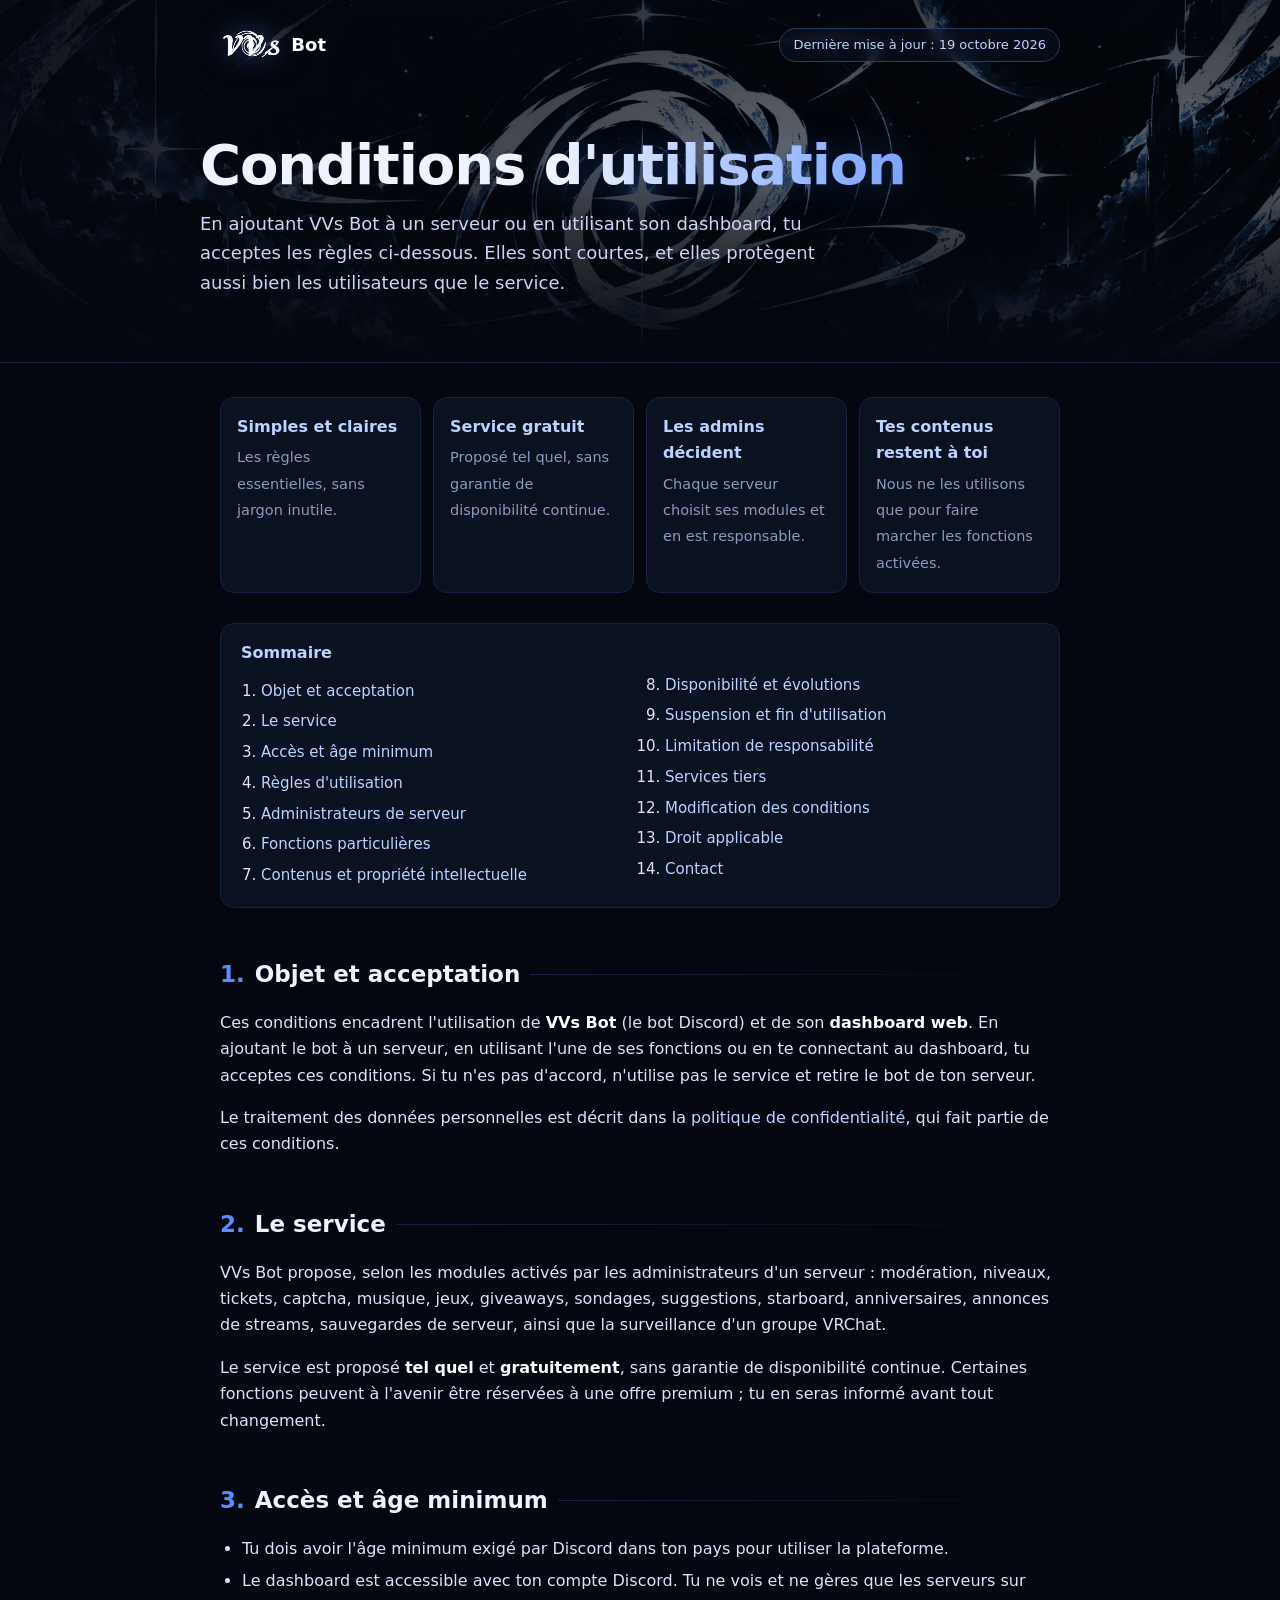
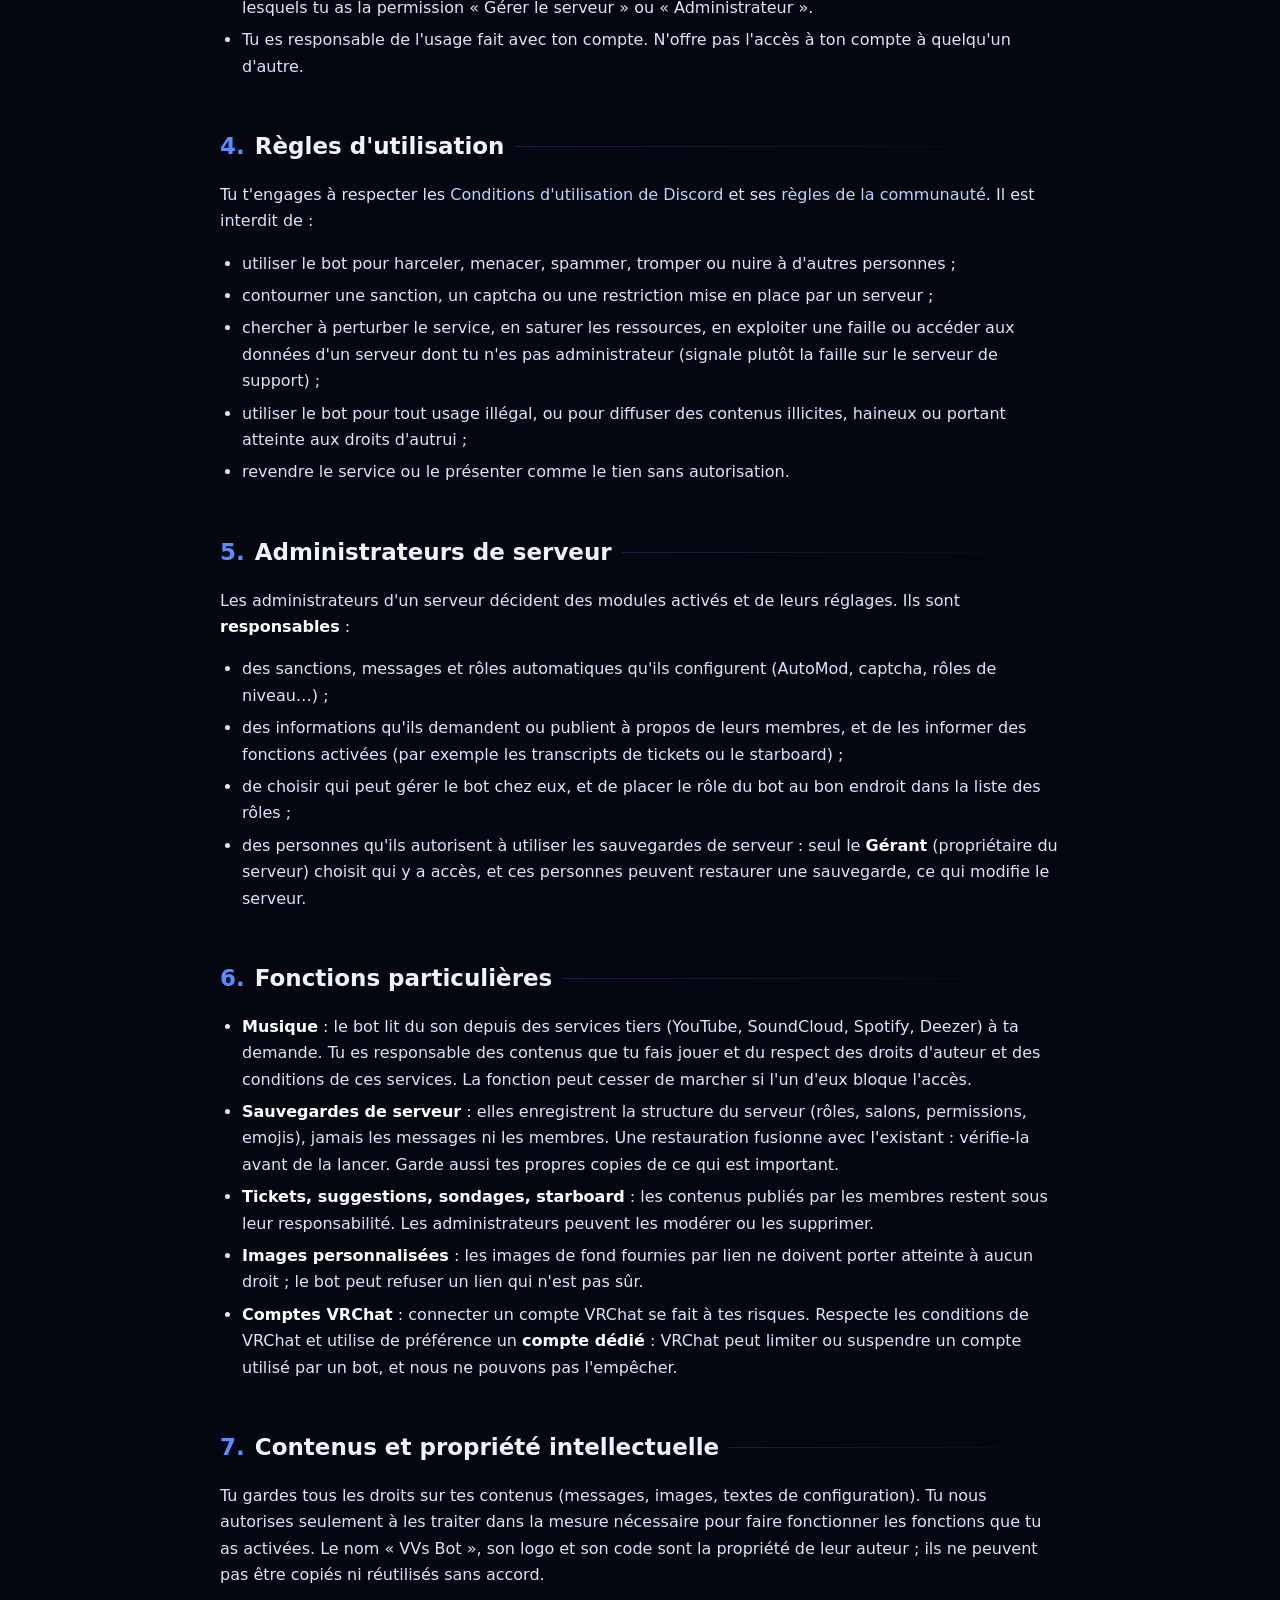
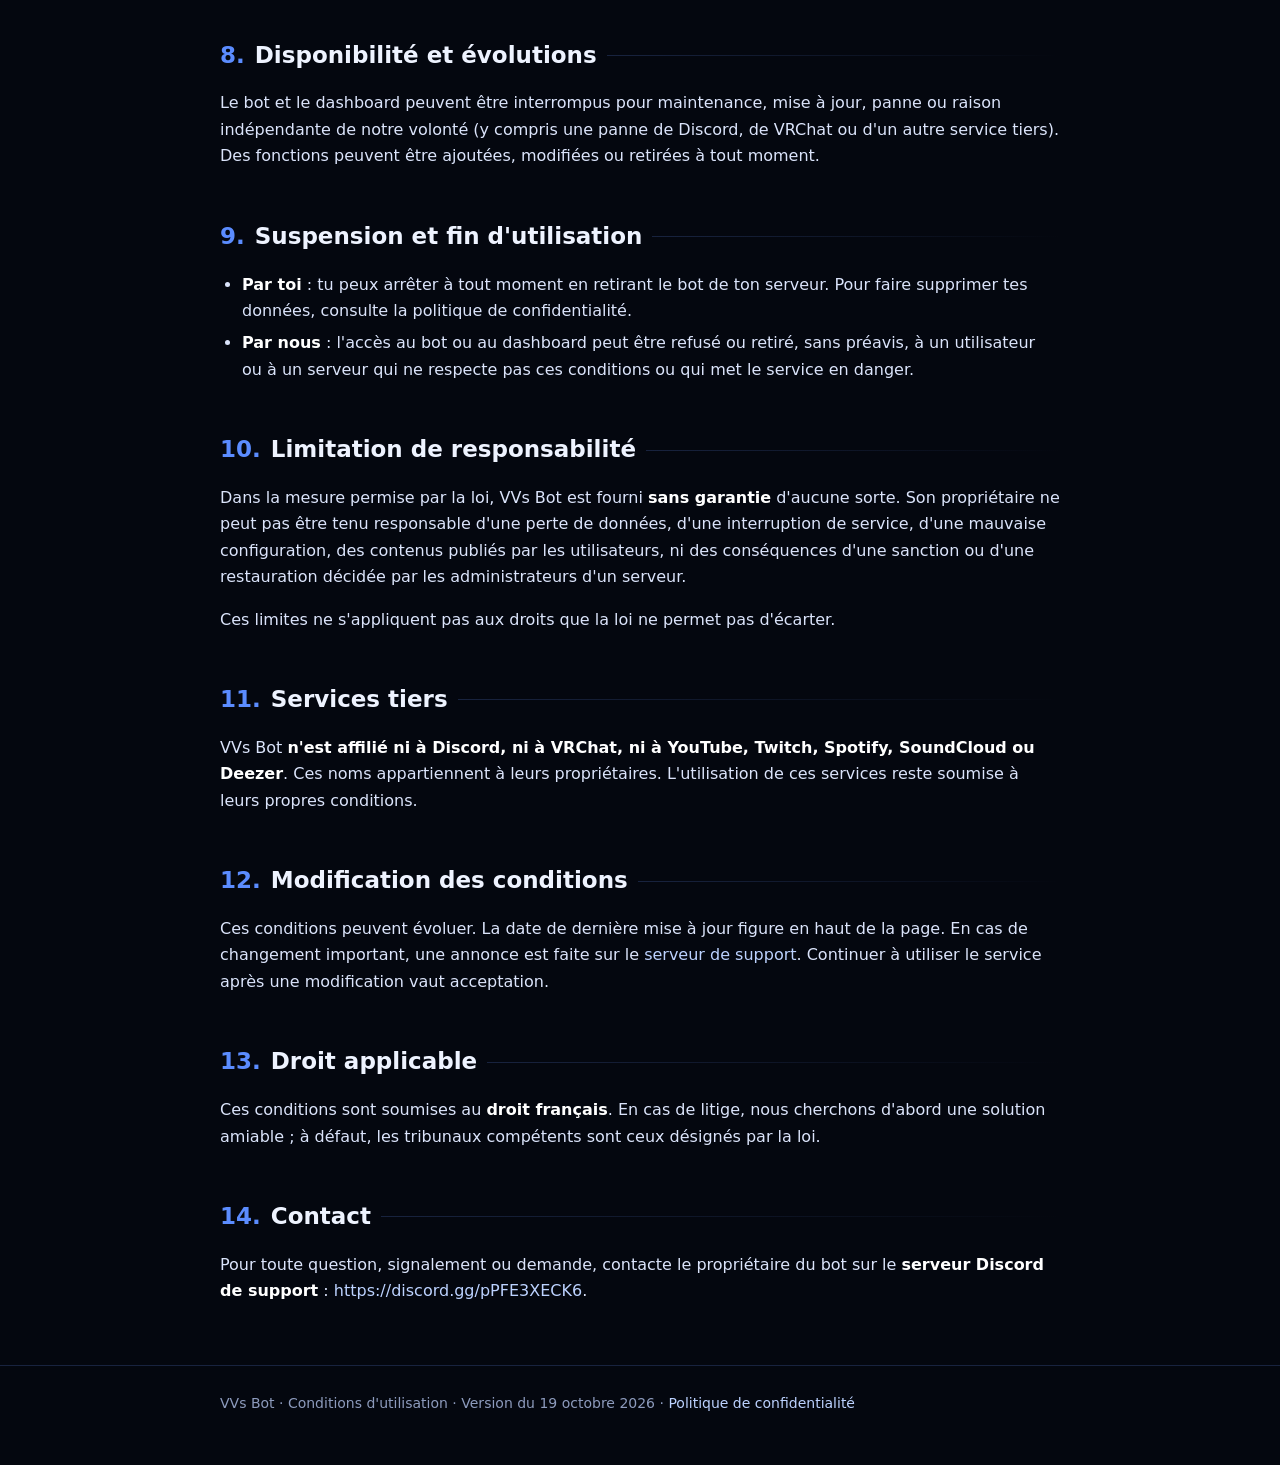
<file: index.html>
<!doctype html>
<html lang="fr">
<head>
<meta charset="utf-8">
<meta name="viewport" content="width=device-width,initial-scale=1">
<title>Conditions d'utilisation — VVs Bot</title>
<meta name="description" content="Les règles d'utilisation de VVs Bot et de son dashboard : service, règles, responsabilités, données et contact.">
<meta name="theme-color" content="#04070f">
<link rel="icon" type="image/png" href="favicon.png">
<style>
:root{--bg:#04070f;--panel:#0a1120;--panel2:#0f1830;--line:#18233f;--text:#eef3ff;--muted:#8d9bbd;--blue:#5b8cff;--cyan:#bcd2ff}
*{box-sizing:border-box}
html{scroll-behavior:smooth}
body{margin:0;background:var(--bg);color:var(--text);font:16px/1.65 Inter,system-ui,-apple-system,"Segoe UI",Roboto,sans-serif}
a{color:var(--cyan);text-decoration:none}a:hover{color:#fff;text-decoration:underline}
.wrap{max-width:880px;margin:0 auto;padding:0 20px}
/* bandeau : l'image du thème VVs, fondue vers le fond noir */
.hero{position:relative;overflow:hidden;border-bottom:1px solid var(--line)}
.hero::before{content:'';position:absolute;inset:0;background:url(banner.webp) center 40%/cover no-repeat;opacity:.55}
.hero::after{content:'';position:absolute;inset:0;background:linear-gradient(180deg,#04070f99 0%,#04070f55 40%,var(--bg) 100%),linear-gradient(90deg,#04070fcc 0%,transparent 60%)}
.hero>*{position:relative;z-index:1}
header{padding:22px 0}
header .wrap{display:flex;align-items:center;justify-content:space-between;gap:16px;flex-wrap:wrap}
.logo{display:flex;align-items:center;gap:10px;color:#fff;font-weight:700;font-size:18px}.logo img{height:46px;width:auto;display:block;filter:drop-shadow(0 0 14px #5b8cff88)}
.pill{display:inline-block;padding:5px 13px;border-radius:99px;border:1px solid #2b3b63;background:#0a112099;color:var(--cyan);font-size:13px;backdrop-filter:blur(6px)}
.hero-body{padding:46px 0 64px}
h1{font-size:clamp(34px,6vw,56px);line-height:1.05;margin:0 0 14px;letter-spacing:-.02em}
h1 em{font-style:normal;background:linear-gradient(90deg,#fff,#7fa6ff);-webkit-background-clip:text;background-clip:text;color:transparent;text-shadow:0 0 40px #5b8cff55}
.lead{color:#c9d5f2;font-size:18px;max-width:640px;margin:0}
.summary{display:grid;grid-template-columns:repeat(auto-fit,minmax(200px,1fr));gap:12px;margin:34px 0 30px}
.summary div{background:var(--panel);border:1px solid var(--line);border-radius:14px;padding:16px;transition:border-color .2s,transform .2s}
.summary div:hover{border-color:var(--blue);transform:translateY(-2px)}
.summary b{display:block;color:var(--cyan);margin-bottom:4px}.summary span{color:var(--muted);font-size:14.5px}
nav.toc{background:var(--panel);border:1px solid var(--line);border-radius:14px;padding:16px 20px;margin-bottom:12px}
nav.toc b{display:block;margin-bottom:6px;color:var(--cyan)}nav.toc ol{margin:0;padding-left:20px;columns:2;column-gap:30px;font-size:15px}
@media(max-width:640px){nav.toc ol{columns:1}}
h2{font-size:23px;margin:42px 0 8px;padding-top:6px;scroll-margin-top:14px;display:flex;align-items:baseline;gap:10px}
h2 span{color:var(--blue);font-weight:800}
h2::after{content:'';flex:1;height:1px;background:linear-gradient(90deg,var(--line),transparent);align-self:center}
p,li{color:#dbe4fb}ul{padding-left:22px}li{margin:6px 0}
b{color:#fff}
table{width:100%;border-collapse:collapse;margin:14px 0;background:var(--panel);border:1px solid var(--line);border-radius:12px;overflow:hidden;font-size:15px}
th,td{padding:11px 14px;text-align:left;vertical-align:top;border-bottom:1px solid var(--line)}
th{color:var(--cyan);font-size:13px;text-transform:uppercase;letter-spacing:.06em;background:var(--panel2)}tr:last-child td{border-bottom:0}
td:first-child{color:#fff;font-weight:600;white-space:nowrap}
@media(max-width:640px){td:first-child{white-space:normal}}
.note{background:#5b8cff14;border:1px solid #5b8cff66;border-radius:12px;padding:14px 16px;margin:16px 0}
footer{margin-top:60px;padding:26px 0 50px;border-top:1px solid var(--line);color:var(--muted);font-size:14px}
</style>
</head>
<body>
<div class="hero">
<header><div class="wrap"><a class="logo" href="#"><img src="logo.png" alt="VVs"><span>Bot</span></a><span class="pill">Dernière mise à jour : 19 octobre 2026</span></div></header>
<div class="wrap hero-body">
<h1>Conditions <em>d'utilisation</em></h1>
<p class="lead">En ajoutant VVs Bot à un serveur ou en utilisant son dashboard, tu acceptes les règles ci-dessous. Elles sont courtes, et elles protègent aussi bien les utilisateurs que le service.</p>
</div></div>
<main class="wrap">
<div class="summary">
<div><b>Simples et claires</b><span>Les règles essentielles, sans jargon inutile.</span></div>
<div><b>Service gratuit</b><span>Proposé tel quel, sans garantie de disponibilité continue.</span></div>
<div><b>Les admins décident</b><span>Chaque serveur choisit ses modules et en est responsable.</span></div>
<div><b>Tes contenus restent à toi</b><span>Nous ne les utilisons que pour faire marcher les fonctions activées.</span></div>
</div>

<nav class="toc"><b>Sommaire</b><ol>
<li><a href="#objet">Objet et acceptation</a></li>
<li><a href="#service">Le service</a></li>
<li><a href="#acces">Accès et âge minimum</a></li>
<li><a href="#regles">Règles d'utilisation</a></li>
<li><a href="#admins">Administrateurs de serveur</a></li>
<li><a href="#fonctions">Fonctions particulières</a></li>
<li><a href="#contenus">Contenus et propriété intellectuelle</a></li>
<li><a href="#dispo">Disponibilité et évolutions</a></li>
<li><a href="#suspension">Suspension et fin d'utilisation</a></li>
<li><a href="#responsabilite">Limitation de responsabilité</a></li>
<li><a href="#tiers">Services tiers</a></li>
<li><a href="#modifs">Modification des conditions</a></li>
<li><a href="#droit">Droit applicable</a></li>
<li><a href="#contact">Contact</a></li>
</ol></nav>

<h2 id="objet"><span>1.</span> Objet et acceptation</h2>
<p>Ces conditions encadrent l'utilisation de <b>VVs Bot</b> (le bot Discord) et de son <b>dashboard web</b>. En ajoutant le bot à un serveur, en utilisant l'une de ses fonctions ou en te connectant au dashboard, tu acceptes ces conditions. Si tu n'es pas d'accord, n'utilise pas le service et retire le bot de ton serveur.</p>
<p>Le traitement des données personnelles est décrit dans la <a href="https://comete448.github.io/Politique-de-confidentialit-VVs-bot/" rel="noopener">politique de confidentialité</a>, qui fait partie de ces conditions.</p>

<h2 id="service"><span>2.</span> Le service</h2>
<p>VVs Bot propose, selon les modules activés par les administrateurs d'un serveur : modération, niveaux, tickets, captcha, musique, jeux, giveaways, sondages, suggestions, starboard, anniversaires, annonces de streams, sauvegardes de serveur, ainsi que la surveillance d'un groupe VRChat.</p>
<p>Le service est proposé <b>tel quel</b> et <b>gratuitement</b>, sans garantie de disponibilité continue. Certaines fonctions peuvent à l'avenir être réservées à une offre premium ; tu en seras informé avant tout changement.</p>

<h2 id="acces"><span>3.</span> Accès et âge minimum</h2>
<ul>
<li>Tu dois avoir l'âge minimum exigé par Discord dans ton pays pour utiliser la plateforme.</li>
<li>Le dashboard est accessible avec ton compte Discord. Tu ne vois et ne gères que les serveurs sur lesquels tu as la permission « Gérer le serveur » ou « Administrateur ».</li>
<li>Tu es responsable de l'usage fait avec ton compte. N'offre pas l'accès à ton compte à quelqu'un d'autre.</li>
</ul>

<h2 id="regles"><span>4.</span> Règles d'utilisation</h2>
<p>Tu t'engages à respecter les <a href="https://discord.com/terms" rel="noopener">Conditions d'utilisation de Discord</a> et ses <a href="https://discord.com/guidelines" rel="noopener">règles de la communauté</a>. Il est interdit de :</p>
<ul>
<li>utiliser le bot pour harceler, menacer, spammer, tromper ou nuire à d'autres personnes ;</li>
<li>contourner une sanction, un captcha ou une restriction mise en place par un serveur ;</li>
<li>chercher à perturber le service, en saturer les ressources, en exploiter une faille ou accéder aux données d'un serveur dont tu n'es pas administrateur (signale plutôt la faille sur le serveur de support) ;</li>
<li>utiliser le bot pour tout usage illégal, ou pour diffuser des contenus illicites, haineux ou portant atteinte aux droits d'autrui ;</li>
<li>revendre le service ou le présenter comme le tien sans autorisation.</li>
</ul>

<h2 id="admins"><span>5.</span> Administrateurs de serveur</h2>
<p>Les administrateurs d'un serveur décident des modules activés et de leurs réglages. Ils sont <b>responsables</b> :</p>
<ul>
<li>des sanctions, messages et rôles automatiques qu'ils configurent (AutoMod, captcha, rôles de niveau…) ;</li>
<li>des informations qu'ils demandent ou publient à propos de leurs membres, et de les informer des fonctions activées (par exemple les transcripts de tickets ou le starboard) ;</li>
<li>de choisir qui peut gérer le bot chez eux, et de placer le rôle du bot au bon endroit dans la liste des rôles ;</li>
<li>des personnes qu'ils autorisent à utiliser les sauvegardes de serveur : seul le <b>Gérant</b> (propriétaire du serveur) choisit qui y a accès, et ces personnes peuvent restaurer une sauvegarde, ce qui modifie le serveur.</li>
</ul>

<h2 id="fonctions"><span>6.</span> Fonctions particulières</h2>
<ul>
<li><b>Musique</b> : le bot lit du son depuis des services tiers (YouTube, SoundCloud, Spotify, Deezer) à ta demande. Tu es responsable des contenus que tu fais jouer et du respect des droits d'auteur et des conditions de ces services. La fonction peut cesser de marcher si l'un d'eux bloque l'accès.</li>
<li><b>Sauvegardes de serveur</b> : elles enregistrent la structure du serveur (rôles, salons, permissions, emojis), jamais les messages ni les membres. Une restauration fusionne avec l'existant : vérifie-la avant de la lancer. Garde aussi tes propres copies de ce qui est important.</li>
<li><b>Tickets, suggestions, sondages, starboard</b> : les contenus publiés par les membres restent sous leur responsabilité. Les administrateurs peuvent les modérer ou les supprimer.</li>
<li><b>Images personnalisées</b> : les images de fond fournies par lien ne doivent porter atteinte à aucun droit ; le bot peut refuser un lien qui n'est pas sûr.</li>
<li><b>Comptes VRChat</b> : connecter un compte VRChat se fait à tes risques. Respecte les conditions de VRChat et utilise de préférence un <b>compte dédié</b> : VRChat peut limiter ou suspendre un compte utilisé par un bot, et nous ne pouvons pas l'empêcher.</li>
</ul>

<h2 id="contenus"><span>7.</span> Contenus et propriété intellectuelle</h2>
<p>Tu gardes tous les droits sur tes contenus (messages, images, textes de configuration). Tu nous autorises seulement à les traiter dans la mesure nécessaire pour faire fonctionner les fonctions que tu as activées. Le nom « VVs Bot », son logo et son code sont la propriété de leur auteur ; ils ne peuvent pas être copiés ni réutilisés sans accord.</p>

<h2 id="dispo"><span>8.</span> Disponibilité et évolutions</h2>
<p>Le bot et le dashboard peuvent être interrompus pour maintenance, mise à jour, panne ou raison indépendante de notre volonté (y compris une panne de Discord, de VRChat ou d'un autre service tiers). Des fonctions peuvent être ajoutées, modifiées ou retirées à tout moment.</p>

<h2 id="suspension"><span>9.</span> Suspension et fin d'utilisation</h2>
<ul>
<li><b>Par toi</b> : tu peux arrêter à tout moment en retirant le bot de ton serveur. Pour faire supprimer tes données, consulte la politique de confidentialité.</li>
<li><b>Par nous</b> : l'accès au bot ou au dashboard peut être refusé ou retiré, sans préavis, à un utilisateur ou à un serveur qui ne respecte pas ces conditions ou qui met le service en danger.</li>
</ul>

<h2 id="responsabilite"><span>10.</span> Limitation de responsabilité</h2>
<p>Dans la mesure permise par la loi, VVs Bot est fourni <b>sans garantie</b> d'aucune sorte. Son propriétaire ne peut pas être tenu responsable d'une perte de données, d'une interruption de service, d'une mauvaise configuration, des contenus publiés par les utilisateurs, ni des conséquences d'une sanction ou d'une restauration décidée par les administrateurs d'un serveur.</p>
<p>Ces limites ne s'appliquent pas aux droits que la loi ne permet pas d'écarter.</p>

<h2 id="tiers"><span>11.</span> Services tiers</h2>
<p>VVs Bot <b>n'est affilié ni à Discord, ni à VRChat, ni à YouTube, Twitch, Spotify, SoundCloud ou Deezer</b>. Ces noms appartiennent à leurs propriétaires. L'utilisation de ces services reste soumise à leurs propres conditions.</p>

<h2 id="modifs"><span>12.</span> Modification des conditions</h2>
<p>Ces conditions peuvent évoluer. La date de dernière mise à jour figure en haut de la page. En cas de changement important, une annonce est faite sur le <a href="https://discord.gg/pPFE3XECK6" rel="noopener">serveur de support</a>. Continuer à utiliser le service après une modification vaut acceptation.</p>

<h2 id="droit"><span>13.</span> Droit applicable</h2>
<p>Ces conditions sont soumises au <b>droit français</b>. En cas de litige, nous cherchons d'abord une solution amiable ; à défaut, les tribunaux compétents sont ceux désignés par la loi.</p>

<h2 id="contact"><span>14.</span> Contact</h2>
<p>Pour toute question, signalement ou demande, contacte le propriétaire du bot sur le <b>serveur Discord de support</b> : <a href="https://discord.gg/pPFE3XECK6" rel="noopener">https://discord.gg/pPFE3XECK6</a>.</p>
</main>
<footer><div class="wrap">VVs Bot · Conditions d'utilisation · Version du 19 octobre 2026 · <a href="https://comete448.github.io/Politique-de-confidentialit-VVs-bot/">Politique de confidentialité</a></div></footer>
</body>
</html>
</file>
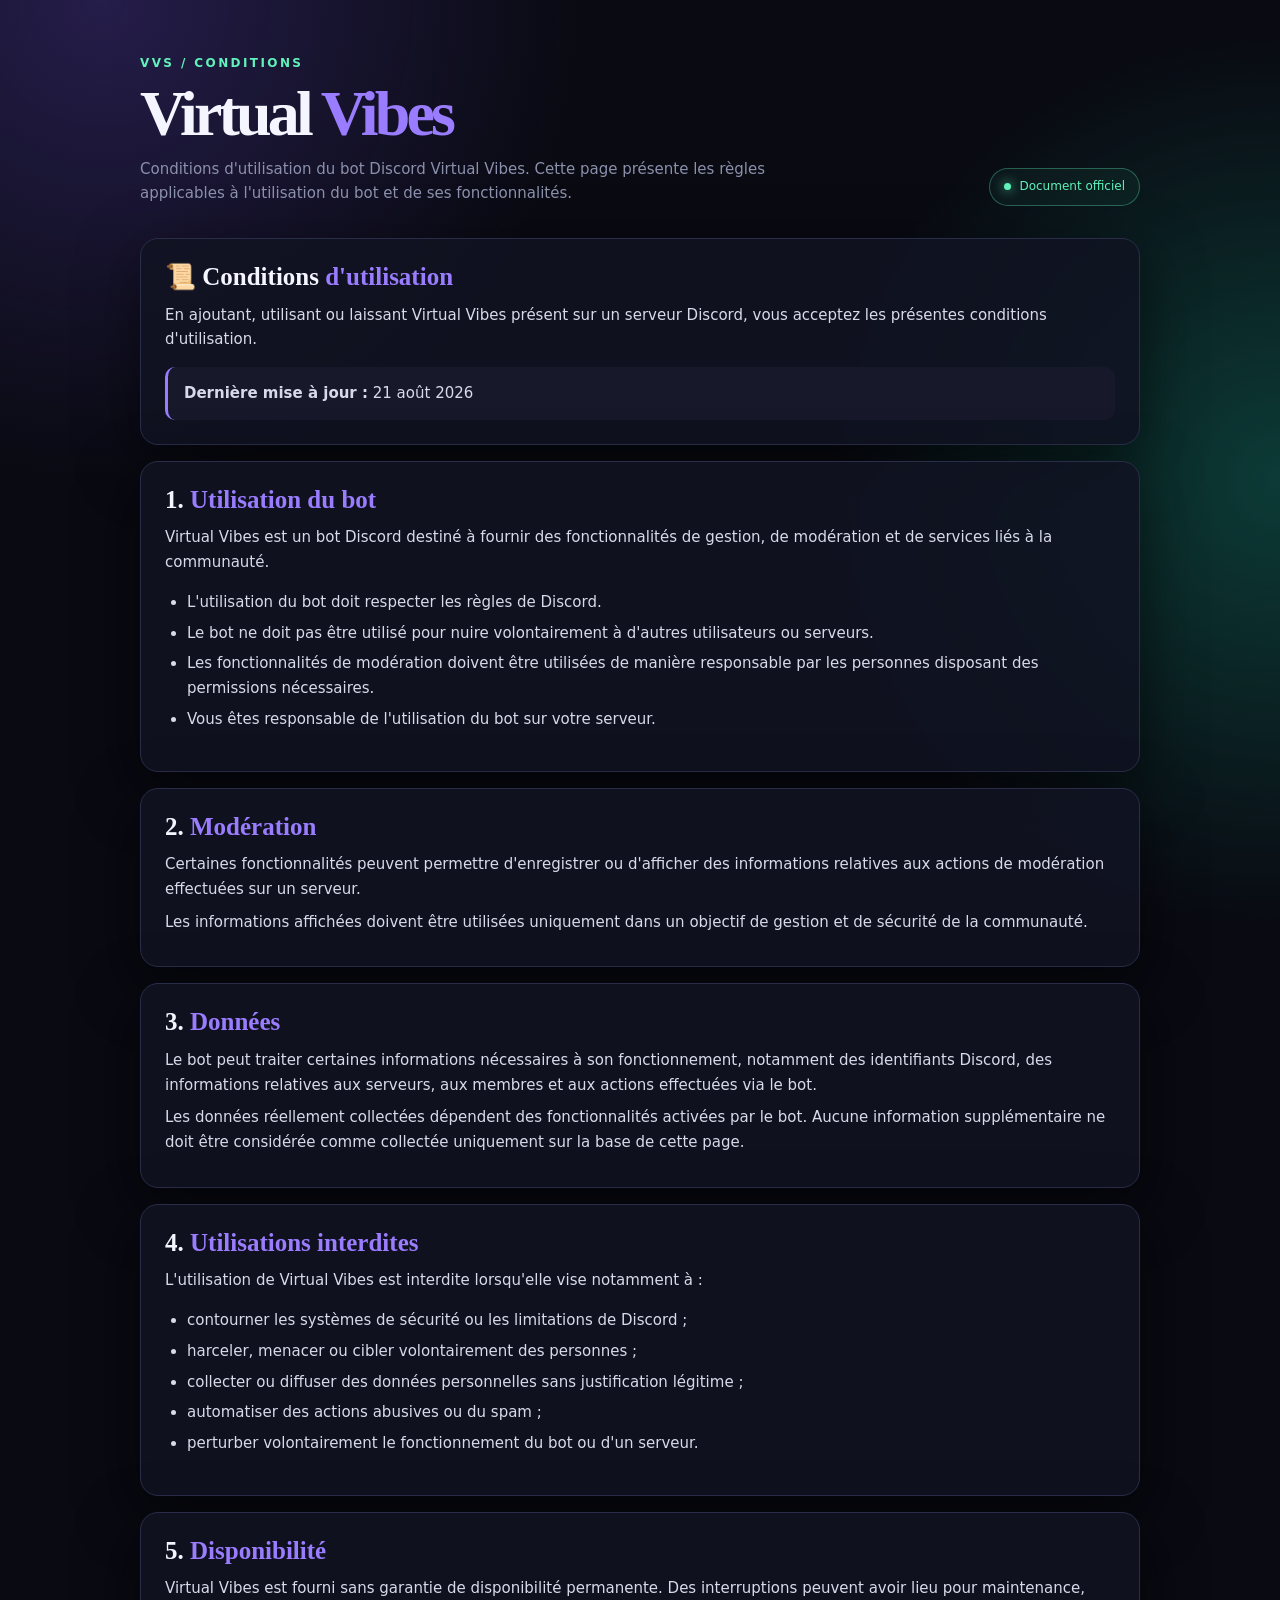
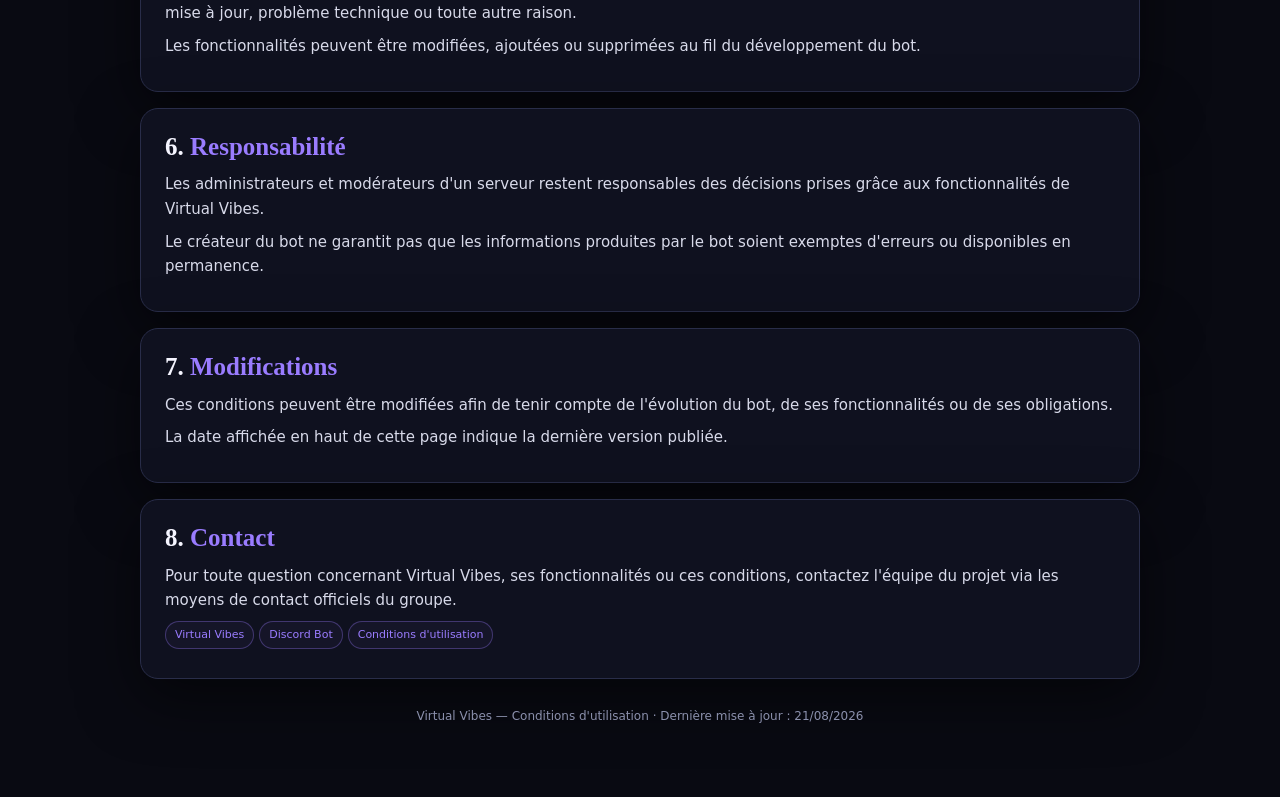
<file: conditions-utilisation.html>
<!doctype html><html lang="fr"><head><meta charset="utf-8"><meta name="viewport" content="width=device-width,initial-scale=1"><title>Conditions d'utilisation — Virtual Vibes</title><style>:root{--bg:#090a12;--panel:#111322;--panel2:#17192b;--line:#292d49;--ink:#f5f5ff;--muted:#8b90ac;--violet:#9a7cff;--green:#60f2ba;--red:#ff6680;--yellow:#ffd166;--shadow:0 18px 60px #0008}*{box-sizing:border-box}html{background:var(--bg);scroll-behavior:smooth}body{margin:0;color:var(--ink);font:15px/1.65 "Trebuchet MS",system-ui,sans-serif;background:radial-gradient(circle at 8% 0%,#251d4a 0,transparent 30rem),radial-gradient(circle at 100% 20%,#0c3b36 0,transparent 28rem),var(--bg);min-height:100vh}.wrap{width:min(1000px,calc(100% - 40px));margin:auto;padding:54px 0 70px}.eyebrow{color:var(--green);font-size:12px;letter-spacing:.2em;text-transform:uppercase;font-weight:700}.hero{display:flex;align-items:end;justify-content:space-between;gap:24px;margin-bottom:32px}.hero h1{font:700 clamp(34px,6vw,64px)/.95 Georgia,serif;letter-spacing:-.06em;margin:10px 0 12px}.hero h1 span{color:var(--violet)}.intro{color:var(--muted);max-width:650px;margin:0}.status{border:1px solid #60f2ba55;color:var(--green);border-radius:999px;padding:8px 14px;font-size:12px;white-space:nowrap;background:#60f2ba0b}.status i{display:inline-block;width:7px;height:7px;border-radius:50%;background:var(--green);box-shadow:0 0 12px var(--green);margin-right:8px}.card{background:#111322dd;border:1px solid var(--line);box-shadow:var(--shadow);border-radius:18px;padding:24px;margin-bottom:16px}.card h2{font:700 25px/1.1 Georgia,serif;margin:0 0 12px}.card h2 span{color:var(--violet)}.card h3{font-size:16px;color:var(--green);margin:22px 0 7px}.card p{color:#d8daea;margin:8px 0}.card ul{color:#d8daea;padding-left:22px}.card li{margin:6px 0}.notice{border-left:3px solid var(--violet);background:var(--panel2);border-radius:10px;padding:14px 16px;margin-top:15px;color:#d8daea}.badge{display:inline-block;border:1px solid #9a7cff55;color:var(--violet);background:#9a7cff0b;border-radius:999px;padding:4px 9px;font-size:11px;margin:0 5px 5px 0}footer{color:var(--muted);text-align:center;font-size:12px;margin-top:28px}@media(max-width:600px){.wrap{width:min(100% - 26px,560px);padding-top:30px}.hero{display:block}.status{display:inline-block;margin-top:20px}.card{padding:19px}.card h2{font-size:22px}}</style></head><body><main class="wrap"><header class="hero"><div><div class="eyebrow">VVs / conditions</div><h1>Virtual <span>Vibes</span></h1><p class="intro">Conditions d'utilisation du bot Discord Virtual Vibes. Cette page présente les règles applicables à l'utilisation du bot et de ses fonctionnalités.</p></div><div class="status"><i></i>Document officiel</div></header><section class="card"><h2>📜 Conditions <span>d'utilisation</span></h2><p>En ajoutant, utilisant ou laissant Virtual Vibes présent sur un serveur Discord, vous acceptez les présentes conditions d'utilisation.</p><div class="notice"><strong>Dernière mise à jour :</strong> 21 août 2026</div></section><section class="card"><h2>1. <span>Utilisation du bot</span></h2><p>Virtual Vibes est un bot Discord destiné à fournir des fonctionnalités de gestion, de modération et de services liés à la communauté.</p><ul><li>L'utilisation du bot doit respecter les règles de Discord.</li><li>Le bot ne doit pas être utilisé pour nuire volontairement à d'autres utilisateurs ou serveurs.</li><li>Les fonctionnalités de modération doivent être utilisées de manière responsable par les personnes disposant des permissions nécessaires.</li><li>Vous êtes responsable de l'utilisation du bot sur votre serveur.</li></ul></section><section class="card"><h2>2. <span>Modération</span></h2><p>Certaines fonctionnalités peuvent permettre d'enregistrer ou d'afficher des informations relatives aux actions de modération effectuées sur un serveur.</p><p>Les informations affichées doivent être utilisées uniquement dans un objectif de gestion et de sécurité de la communauté.</p></section><section class="card"><h2>3. <span>Données</span></h2><p>Le bot peut traiter certaines informations nécessaires à son fonctionnement, notamment des identifiants Discord, des informations relatives aux serveurs, aux membres et aux actions effectuées via le bot.</p><p>Les données réellement collectées dépendent des fonctionnalités activées par le bot. Aucune information supplémentaire ne doit être considérée comme collectée uniquement sur la base de cette page.</p></section><section class="card"><h2>4. <span>Utilisations interdites</span></h2><p>L'utilisation de Virtual Vibes est interdite lorsqu'elle vise notamment à :</p><ul><li>contourner les systèmes de sécurité ou les limitations de Discord ;</li><li>harceler, menacer ou cibler volontairement des personnes ;</li><li>collecter ou diffuser des données personnelles sans justification légitime ;</li><li>automatiser des actions abusives ou du spam ;</li><li>perturber volontairement le fonctionnement du bot ou d'un serveur.</li></ul></section><section class="card"><h2>5. <span>Disponibilité</span></h2><p>Virtual Vibes est fourni sans garantie de disponibilité permanente. Des interruptions peuvent avoir lieu pour maintenance, mise à jour, problème technique ou toute autre raison.</p><p>Les fonctionnalités peuvent être modifiées, ajoutées ou supprimées au fil du développement du bot.</p></section><section class="card"><h2>6. <span>Responsabilité</span></h2><p>Les administrateurs et modérateurs d'un serveur restent responsables des décisions prises grâce aux fonctionnalités de Virtual Vibes.</p><p>Le créateur du bot ne garantit pas que les informations produites par le bot soient exemptes d'erreurs ou disponibles en permanence.</p></section><section class="card"><h2>7. <span>Modifications</span></h2><p>Ces conditions peuvent être modifiées afin de tenir compte de l'évolution du bot, de ses fonctionnalités ou de ses obligations.</p><p>La date affichée en haut de cette page indique la dernière version publiée.</p></section><section class="card"><h2>8. <span>Contact</span></h2><p>Pour toute question concernant Virtual Vibes, ses fonctionnalités ou ces conditions, contactez l'équipe du projet via les moyens de contact officiels du groupe.</p><span class="badge">Virtual Vibes</span><span class="badge">Discord Bot</span><span class="badge">Conditions d'utilisation</span></section><footer>Virtual Vibes — Conditions d'utilisation · Dernière mise à jour : 21/08/2026</footer></main></body></html>
</file>
